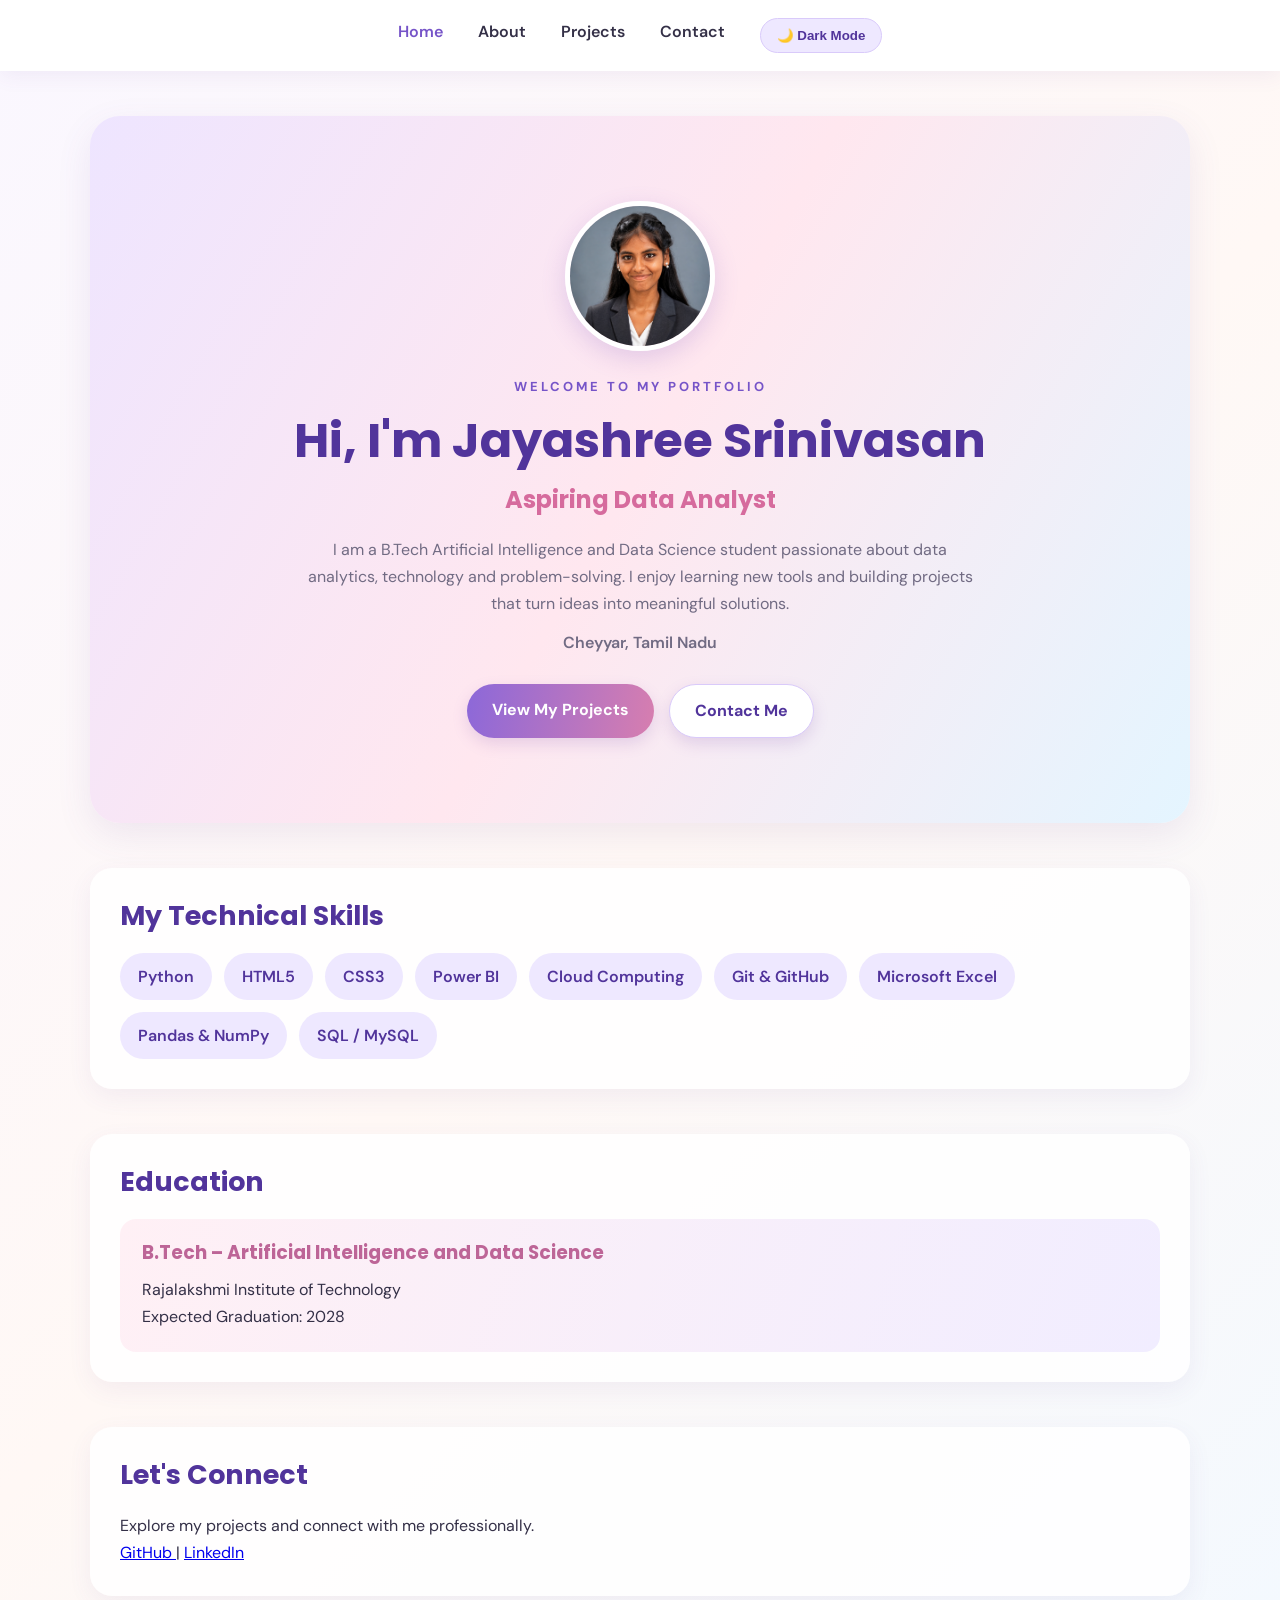
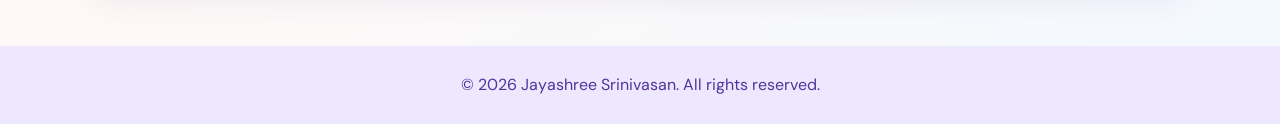
<file: index.html>
<!DOCTYPE html>
<html lang="en">

<head>
    <meta charset="UTF-8">
    <meta name="viewport" content="width=device-width, initial-scale=1.0">

    <meta name="author" content="Jayashree Srinivasan">
    <meta name="description" content="Official portfolio of Jayashree Srinivasan, an aspiring Data Analyst skilled in Python, SQL, Power BI, Excel and Cloud Computing.">

    <meta name="keywords" content="Jayashree Srinivasan, Data Analyst, Python, SQL, Power BI, Portfolio">

    <meta name="theme-color" content="#f4eaff">

    <title>Jayashree Srinivasan | Aspiring Data Analyst</title>

    <link rel="stylesheet" href="css/style.css">
</head>

<body>

    <!-- Skip Navigation -->
    <a class="skip-link" href="#main-content">
        Skip to main content
    </a>

    <!-- Header -->
    <header>
        <nav aria-label="Main navigation">

            <a href="index.html" aria-current="page">Home</a>

            <a href="about.html">About</a>

            <a href="projects.html">Projects</a>

            <a href="contact.html">Contact</a>

            <!-- Dark Mode Toggle -->
            <button
                id="theme-toggle"
                class="theme-toggle"
                type="button"
                aria-label="Switch to dark mode">
                🌙 Dark Mode
            </button>

        </nav>
    </header>

    <!-- Main Content -->
    <main id="main-content">

        <!-- Hero Section -->
        <section class="hero" aria-labelledby="hero-title">

            <!-- Profile Photo -->
            <img
                src="images/jayashree-profile.png"
                alt="Portrait of Jayashree Srinivasan"
                class="profile-photo"
                width="150"
                height="150"
            >

            <p class="intro-label">
                WELCOME TO MY PORTFOLIO
            </p>

            <h1 id="hero-title">
                Hi, I'm Jayashree Srinivasan
            </h1>

            <h2>
                Aspiring Data Analyst
            </h2>

            <p>
                I am a B.Tech Artificial Intelligence and Data Science
                student passionate about data analytics, technology
                and problem-solving.

                I enjoy learning new tools and building projects
                that turn ideas into meaningful solutions.
            </p>

            <p class="location">
                Cheyyar, Tamil Nadu
            </p>

            <!-- Action Links -->
            <div class="hero-links">

                <a href="projects.html" class="button-link">
                    View My Projects
                </a>

                <a href="contact.html"
                   class="button-link secondary-button">
                    Contact Me
                </a>

            </div>

        </section>

        <!-- Skills Section -->
        <section aria-labelledby="skills-title">

            <h2 id="skills-title">
                My Technical Skills
            </h2>

            <ul class="skills-list">
                <li>Python</li>
                <li>HTML5</li>
                <li>CSS3</li>
                <li>Power BI</li>
                <li>Cloud Computing</li>
                <li>Git &amp; GitHub</li>
                <li>Microsoft Excel</li>
                <li>Pandas &amp; NumPy</li>
                <li>SQL / MySQL</li>
            </ul>

        </section>

        <!-- Education Section -->
        <section aria-labelledby="education-title">

            <h2 id="education-title">
                Education
            </h2>

            <article>

                <h3>
                    B.Tech – Artificial Intelligence and Data Science
                </h3>

                <p>
                    Rajalakshmi Institute of Technology
                </p>

                <p>
                    Expected Graduation: 2028
                </p>

            </article>

        </section>

        <!-- Connect Section -->
        <section aria-labelledby="connect-title">

            <h2 id="connect-title">
                Let's Connect
            </h2>

            <p>
                Explore my projects and connect with me professionally.
            </p>

            <p>
                <a href="https://github.com/Jaya719"
                   target="_blank"
                   rel="noopener noreferrer">
                    GitHub
                </a>

                |

                <a href="https://www.linkedin.com/in/jayasree-srinivasan-7947a432b/"
                   target="_blank"
                   rel="noopener noreferrer">
                    LinkedIn
                </a>
            </p>

        </section>

    </main>

    <!-- Footer -->
    <footer>

        <p>
            &copy; 2026 Jayashree Srinivasan.
            All rights reserved.
        </p>

    </footer>

    <!-- Dark Mode JavaScript -->
   <script src="js/theme.js"></script>

</body>
</html>
</file>
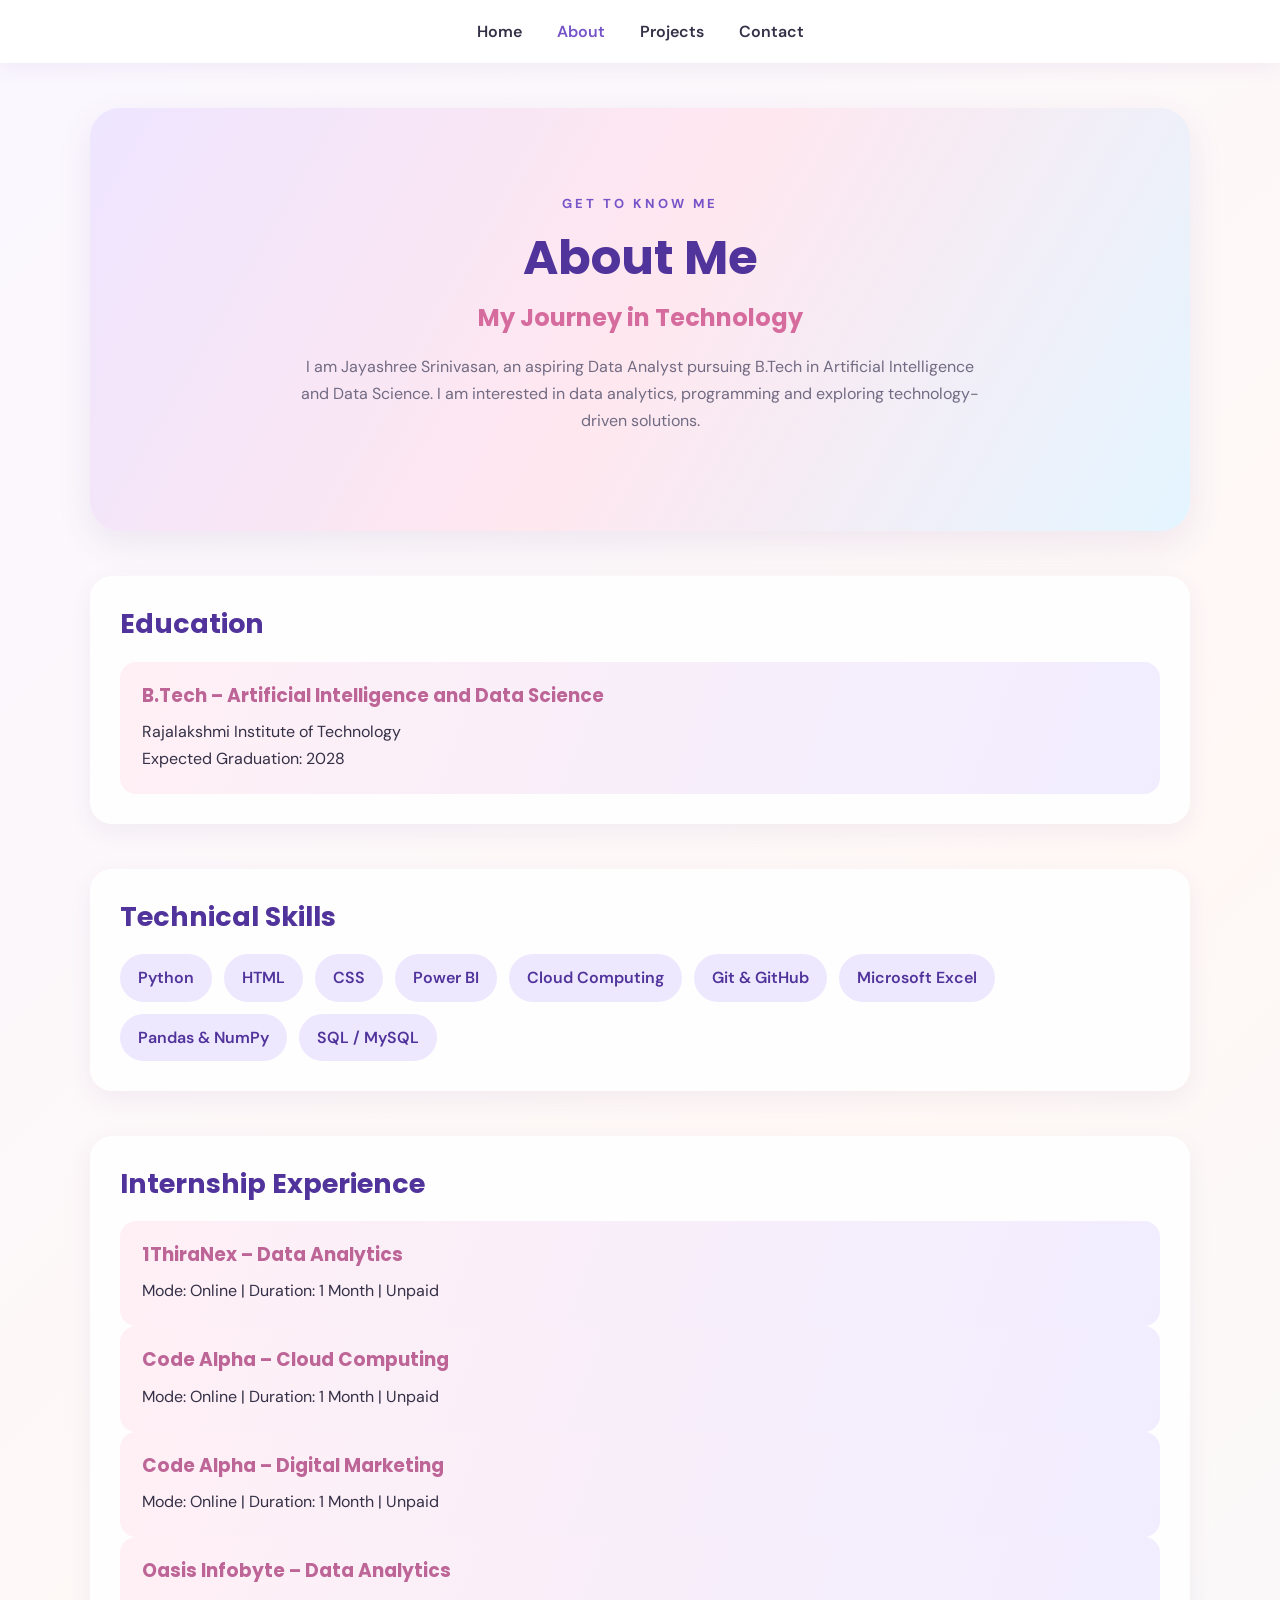
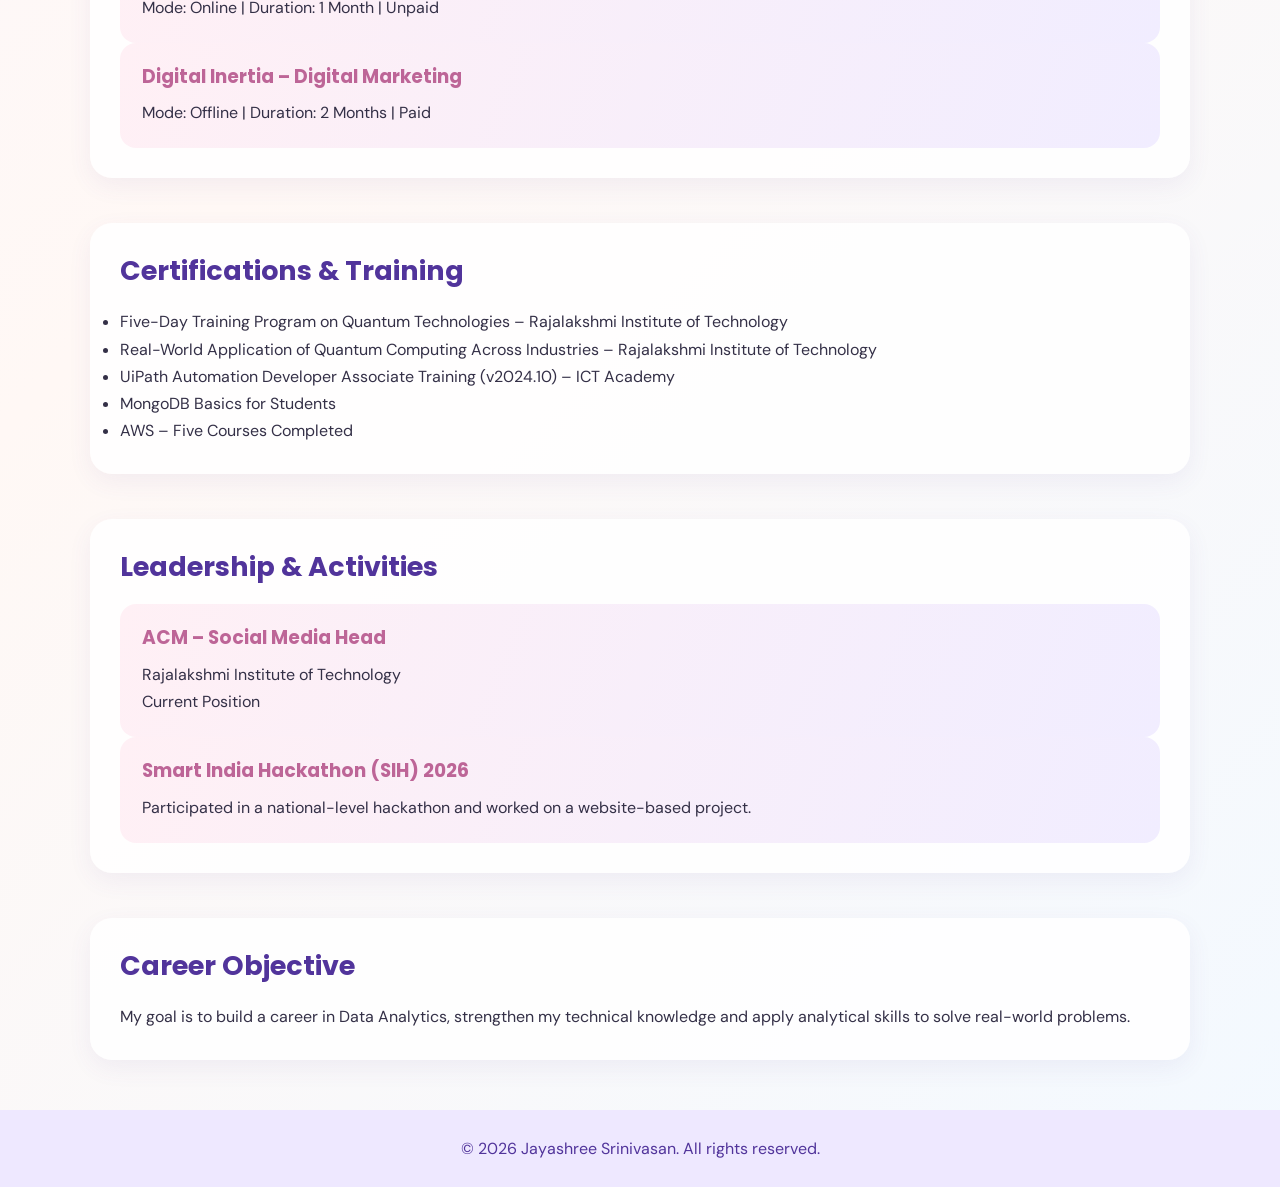
<file: about.html>
<!DOCTYPE html>
<html lang="en">
<head>
    <meta charset="UTF-8">
    <meta name="viewport" content="width=device-width, initial-scale=1.0">
    <meta name="description" content="About Jayashree Srinivasan, aspiring Data Analyst, her education, internships, certifications and leadership experience.">
    <meta name="author" content="Jayashree Srinivasan">
    <title>About Me | Jayashree Srinivasan</title>
    <link rel="stylesheet" href="css/style.css">
</head>
<body>

    <a class="skip-link" href="#main-content">Skip to main content</a>

    <header>
        <nav aria-label="Main navigation">
            <a href="index.html">Home</a>
            <a href="about.html" aria-current="page">About</a>
            <a href="projects.html">Projects</a>
            <a href="contact.html">Contact</a>
        </nav>
    </header>

    <main id="main-content">

        <section class="hero" aria-labelledby="about-title">
            <p class="intro-label">GET TO KNOW ME</p>
            <h1 id="about-title">About Me</h1>
            <h2>My Journey in Technology</h2>
            <p>
                I am Jayashree Srinivasan, an aspiring Data Analyst
                pursuing B.Tech in Artificial Intelligence and Data Science.
                I am interested in data analytics, programming and
                exploring technology-driven solutions.
            </p>
        </section>

        <section aria-labelledby="education-title">
            <h2 id="education-title">Education</h2>
            <article>
                <h3>B.Tech – Artificial Intelligence and Data Science</h3>
                <p>Rajalakshmi Institute of Technology</p>
                <p>Expected Graduation: 2028</p>
            </article>
        </section>

        <section aria-labelledby="skills-title">
            <h2 id="skills-title">Technical Skills</h2>
            <ul class="skills-list">
                <li>Python</li>
                <li>HTML</li>
                <li>CSS</li>
                <li>Power BI</li>
                <li>Cloud Computing</li>
                <li>Git &amp; GitHub</li>
                <li>Microsoft Excel</li>
                <li>Pandas &amp; NumPy</li>
                <li>SQL / MySQL</li>
            </ul>
        </section>

        <section aria-labelledby="internship-title">
            <h2 id="internship-title">Internship Experience</h2>

            <article>
                <h3>1ThiraNex – Data Analytics</h3>
                <p>Mode: Online | Duration: 1 Month | Unpaid</p>
            </article>

            <article>
                <h3>Code Alpha – Cloud Computing</h3>
                <p>Mode: Online | Duration: 1 Month | Unpaid</p>
            </article>

            <article>
                <h3>Code Alpha – Digital Marketing</h3>
                <p>Mode: Online | Duration: 1 Month | Unpaid</p>
            </article>

            <article>
                <h3>Oasis Infobyte – Data Analytics</h3>
                <p>Mode: Online | Duration: 1 Month | Unpaid</p>
            </article>

            <article>
                <h3>Digital Inertia – Digital Marketing</h3>
                <p>Mode: Offline | Duration: 2 Months | Paid</p>
            </article>
        </section>

        <section aria-labelledby="certifications-title">
            <h2 id="certifications-title">Certifications &amp; Training</h2>
            <ul>
                <li>Five-Day Training Program on Quantum Technologies – Rajalakshmi Institute of Technology</li>
                <li>Real-World Application of Quantum Computing Across Industries – Rajalakshmi Institute of Technology</li>
                <li>UiPath Automation Developer Associate Training (v2024.10) – ICT Academy</li>
                <li>MongoDB Basics for Students</li>
                <li>AWS – Five Courses Completed</li>
            </ul>
        </section>

        <section aria-labelledby="leadership-title">
            <h2 id="leadership-title">Leadership &amp; Activities</h2>

            <article>
                <h3>ACM – Social Media Head</h3>
                <p>Rajalakshmi Institute of Technology</p>
                <p>Current Position</p>
            </article>

            <article>
                <h3>Smart India Hackathon (SIH) 2026</h3>
                <p>Participated in a national-level hackathon and worked on a website-based project.</p>
            </article>
        </section>

        <section aria-labelledby="goal-title">
            <h2 id="goal-title">Career Objective</h2>
            <p>
                My goal is to build a career in Data Analytics,
                strengthen my technical knowledge and apply analytical
                skills to solve real-world problems.
            </p>
        </section>

    </main>

    <footer>
        <p>&copy; 2026 Jayashree Srinivasan. All rights reserved.</p>
    </footer>

</body>
</html>
</file>
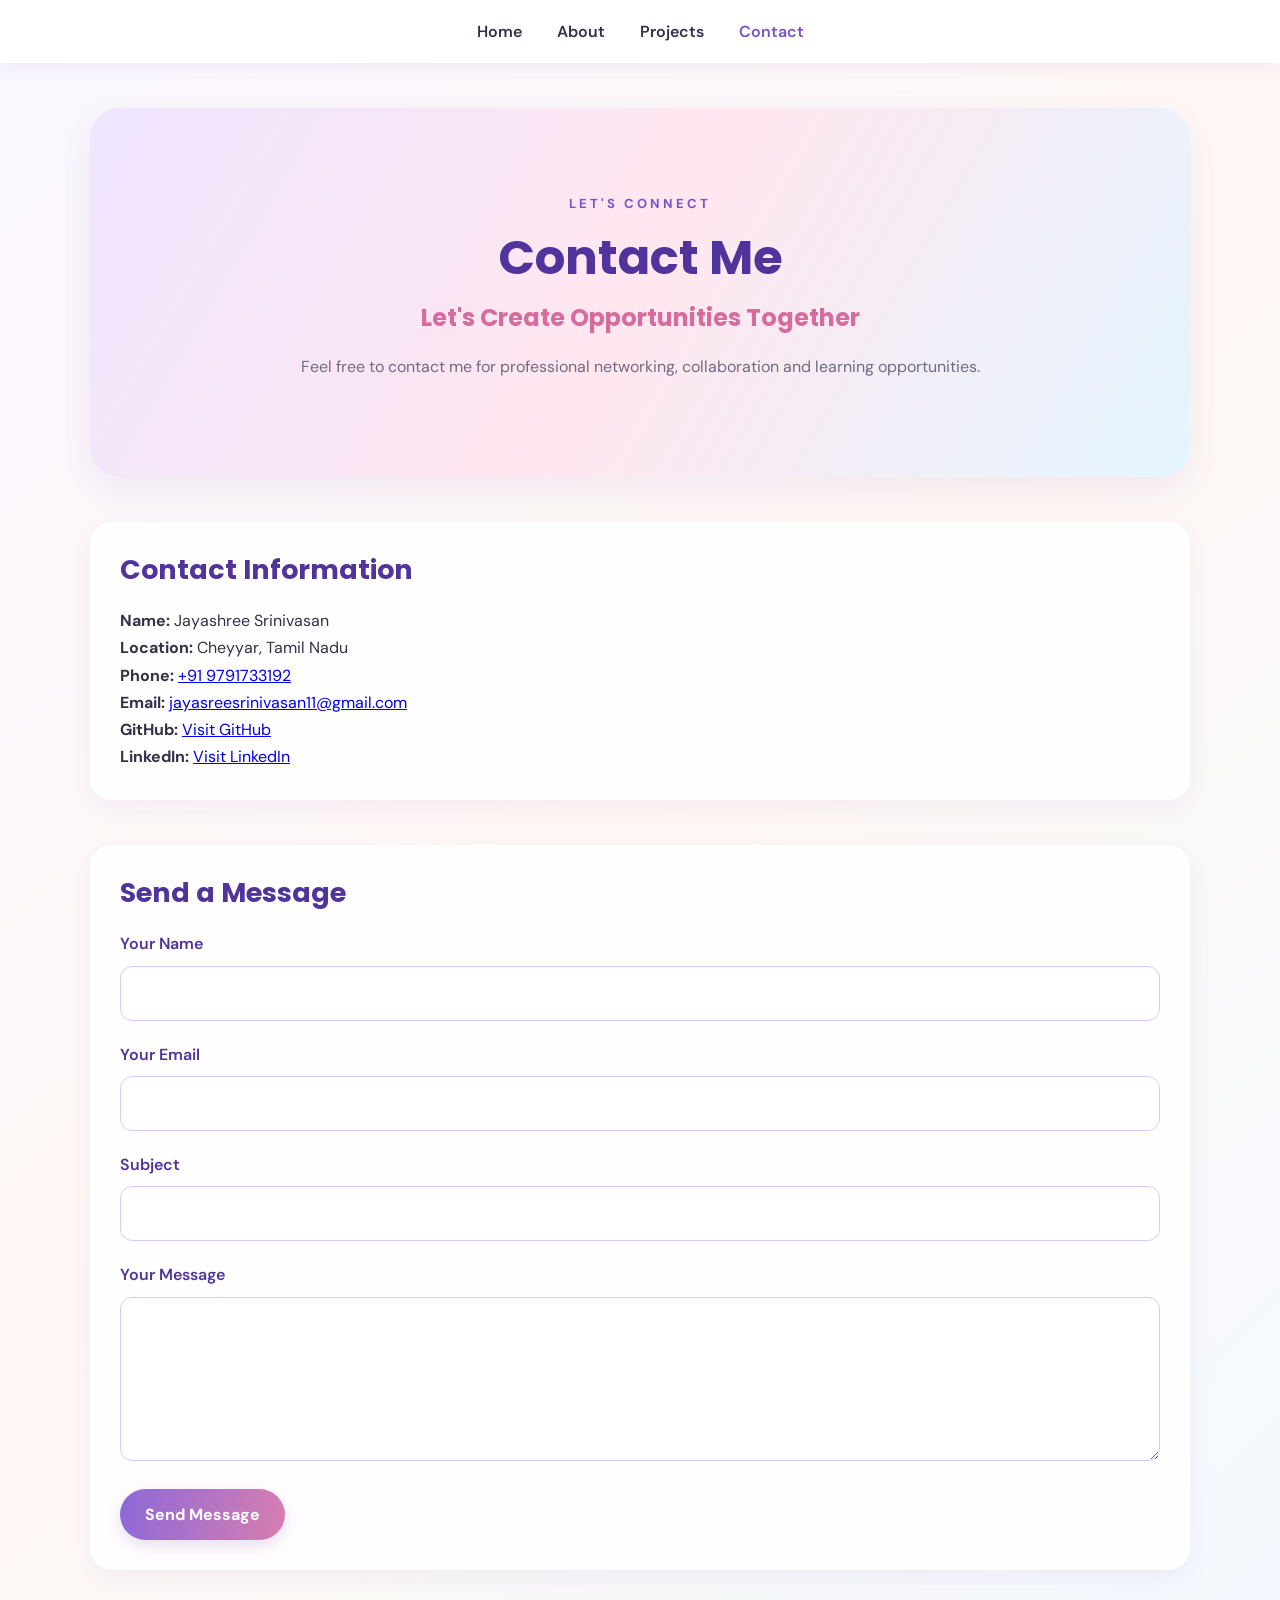
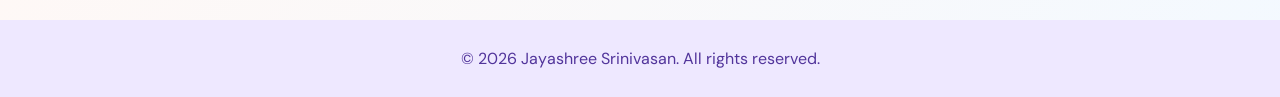
<file: contact.html>
<!DOCTYPE html>
<html lang="en">
<head>
    <meta charset="UTF-8">
    <meta name="viewport" content="width=device-width, initial-scale=1.0">
    <meta name="description" content="Contact Jayashree Srinivasan for professional networking and opportunities in data analytics and technology.">
    <meta name="author" content="Jayashree Srinivasan">
    <title>Contact | Jayashree Srinivasan</title>
    <link rel="stylesheet" href="css/style.css">
</head>
<body>

    <a class="skip-link" href="#main-content">Skip to main content</a>

    <header>
        <nav aria-label="Main navigation">
            <a href="index.html">Home</a>
            <a href="about.html">About</a>
            <a href="projects.html">Projects</a>
            <a href="contact.html" aria-current="page">Contact</a>
        </nav>
    </header>

    <main id="main-content">
        <section class="hero" aria-labelledby="contact-title">
            <p class="intro-label">LET'S CONNECT</p>
            <h1 id="contact-title">Contact Me</h1>
            <h2>Let's Create Opportunities Together</h2>
            <p>
                Feel free to contact me for professional networking,
                collaboration and learning opportunities.
            </p>
        </section>

        <section aria-labelledby="details-title">
            <h2 id="details-title">Contact Information</h2>

            <p><strong>Name:</strong> Jayashree Srinivasan</p>
            <p><strong>Location:</strong> Cheyyar, Tamil Nadu</p>
            <p><strong>Phone:</strong>
                <a href="tel:+919791733192">+91 9791733192</a>
            </p>
            <p><strong>Email:</strong>
                <a href="mailto:jayasreesrinivasan11@gmail.com">
                    jayasreesrinivasan11@gmail.com
                </a>
            </p>
            <p><strong>GitHub:</strong>
                <a href="https://github.com/Jaya719"
                   target="_blank" rel="noopener noreferrer">Visit GitHub</a>
            </p>
            <p><strong>LinkedIn:</strong>
                <a href="https://www.linkedin.com/in/jayasree-srinivasan-7947a432b/"
                   target="_blank" rel="noopener noreferrer">Visit LinkedIn</a>
            </p>
        </section>

        <section aria-labelledby="message-title">
            <h2 id="message-title">Send a Message</h2>

            <form action="mailto:jayasreesrinivasan11@gmail.com"
                  method="post" enctype="text/plain">

                <div class="form-group">
                    <label for="name">Your Name</label>
                    <input type="text" id="name" name="name"
                           autocomplete="name" required>
                </div>

                <div class="form-group">
                    <label for="email">Your Email</label>
                    <input type="email" id="email" name="email"
                           autocomplete="email" required>
                </div>

                <div class="form-group">
                    <label for="subject">Subject</label>
                    <input type="text" id="subject" name="subject" required>
                </div>

                <div class="form-group">
                    <label for="message">Your Message</label>
                    <textarea id="message" name="message"
                              rows="5" required></textarea>
                </div>

                <button type="submit" class="button-link">Send Message</button>
            </form>
        </section>
    </main>

    <footer>
        <p>&copy; 2026 Jayashree Srinivasan. All rights reserved.</p>
    </footer>

</body>
</html>
</file>
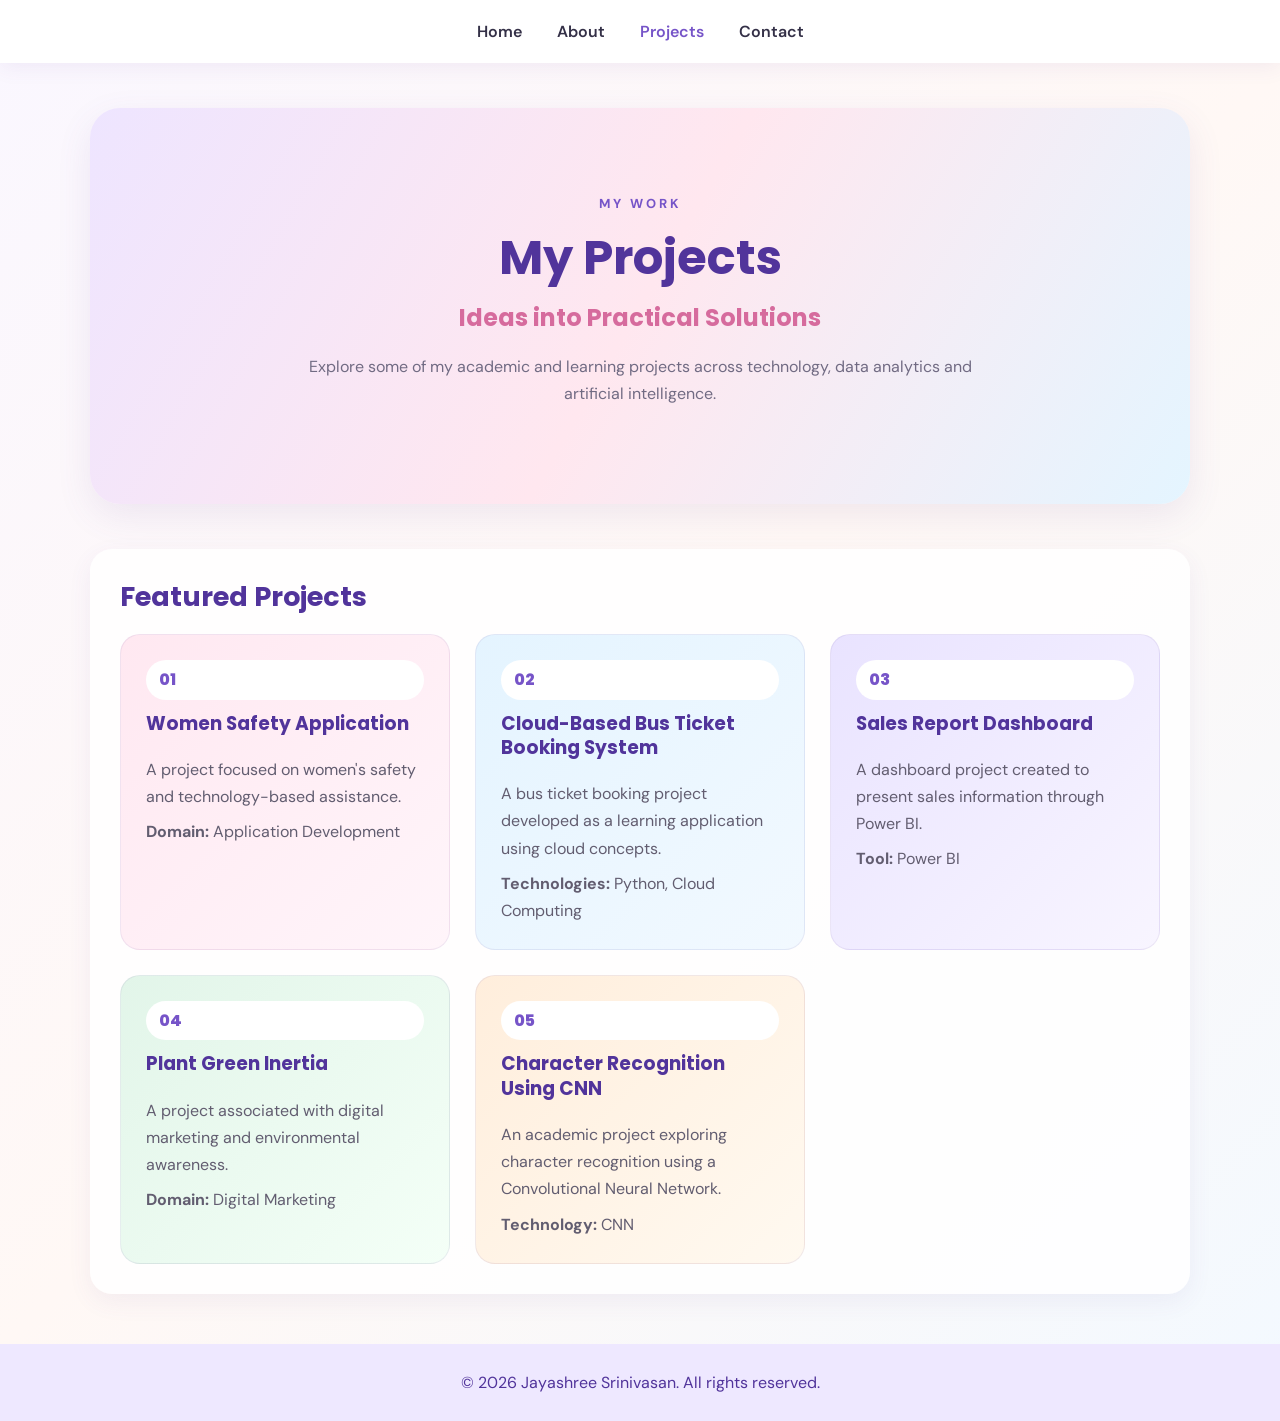
<file: projects.html>
<!DOCTYPE html>
<html lang="en">
<head>
    <meta charset="UTF-8">
    <meta name="viewport" content="width=device-width, initial-scale=1.0">
    <meta name="description" content="Explore the projects developed by Jayashree Srinivasan in data analytics, cloud computing and artificial intelligence.">
    <meta name="author" content="Jayashree Srinivasan">
    <title>My Projects | Jayashree Srinivasan</title>
    <link rel="stylesheet" href="css/style.css">
</head>
<body>

    <a class="skip-link" href="#main-content">Skip to main content</a>

    <header>
        <nav aria-label="Main navigation">
            <a href="index.html">Home</a>
            <a href="about.html">About</a>
            <a href="projects.html" aria-current="page">Projects</a>
            <a href="contact.html">Contact</a>
        </nav>
    </header>

    <main id="main-content">
        <section class="hero" aria-labelledby="projects-title">
            <p class="intro-label">MY WORK</p>
            <h1 id="projects-title">My Projects</h1>
            <h2>Ideas into Practical Solutions</h2>
            <p>
                Explore some of my academic and learning projects
                across technology, data analytics and artificial intelligence.
            </p>
        </section>

        <section aria-labelledby="project-list-title">
            <h2 id="project-list-title">Featured Projects</h2>

            <div class="project-grid">
                <article class="project-card project-one">
                    <span class="project-number">01</span>
                    <h3>Women Safety Application</h3>
                    <p>
                        A project focused on women's safety and
                        technology-based assistance.
                    </p>
                    <p><strong>Domain:</strong> Application Development</p>
                </article>

                <article class="project-card project-two">
                    <span class="project-number">02</span>
                    <h3>Cloud-Based Bus Ticket Booking System</h3>
                    <p>
                        A bus ticket booking project developed as
                        a learning application using cloud concepts.
                    </p>
                    <p><strong>Technologies:</strong> Python, Cloud Computing</p>
                </article>

                <article class="project-card project-three">
                    <span class="project-number">03</span>
                    <h3>Sales Report Dashboard</h3>
                    <p>
                        A dashboard project created to present
                        sales information through Power BI.
                    </p>
                    <p><strong>Tool:</strong> Power BI</p>
                </article>

                <article class="project-card project-four">
                    <span class="project-number">04</span>
                    <h3>Plant Green Inertia</h3>
                    <p>
                        A project associated with digital marketing
                        and environmental awareness.
                    </p>
                    <p><strong>Domain:</strong> Digital Marketing</p>
                </article>

                <article class="project-card project-five">
                    <span class="project-number">05</span>
                    <h3>Character Recognition Using CNN</h3>
                    <p>
                        An academic project exploring character
                        recognition using a Convolutional Neural Network.
                    </p>
                    <p><strong>Technology:</strong> CNN</p>
                </article>
            </div>
        </section>
    </main>

    <footer>
        <p>&copy; 2026 Jayashree Srinivasan. All rights reserved.</p>
    </footer>

</body>
</html>
</file>
<file: css/style.css>
@import url('https://fonts.googleapis.com/css2?family=DM+Sans:wght@400;500;600;700&family=Poppins:wght@500;600;700;800&display=swap');

:root {
    --purple: #7654c8;
    --purple-dark: #51349b;
    --pink: #f3a4c5;
    --blue: #a9d9f7;
    --peach: #ffdfcc;
    --lavender: #eee8ff;
    --text: #343047;
    --muted: #716b83;
    --white: #ffffff;
    --bg: #faf7ff;
}

* {
    margin: 0;
    padding: 0;
    box-sizing: border-box;
}

html {
    scroll-behavior: smooth;
}

body {
    font-family: 'DM Sans', sans-serif;
    color: var(--text);
    background: linear-gradient(135deg, #faf7ff, #fff8f5, #f3f9ff);
    line-height: 1.7;
}

.skip-link {
    position: absolute;
    top: -100px;
    left: 15px;
    background: var(--purple-dark);
    color: white;
    padding: 12px 18px;
    border-radius: 8px;
    z-index: 1000;
}

.skip-link:focus {
    top: 15px;
}

header {
    background: rgba(255, 255, 255, 0.92);
    padding: 18px 8%;
    box-shadow: 0 4px 20px rgba(100, 70, 150, 0.08);
    position: sticky;
    top: 0;
    z-index: 100;
}

nav {
    display: flex;
    justify-content: center;
    flex-wrap: wrap;
    gap: 35px;
}

nav a {
    text-decoration: none;
    color: var(--text);
    font-weight: 600;
    transition: 0.3s;
}

nav a:hover,
nav a[aria-current="page"] {
    color: var(--purple);
}

a:focus-visible,
button:focus-visible {
    outline: 3px solid #e58bb7;
    outline-offset: 4px;
}

main {
    width: min(1100px, 90%);
    margin: auto;
}

.hero {
    text-align: center;
    padding: 85px 25px;
    margin: 45px 0;
    border-radius: 30px;
    background: linear-gradient(120deg, #eee5ff, #ffe7ef, #e4f5ff);
    box-shadow: 0 12px 35px rgba(110, 80, 160, 0.10);
}

.profile-initials {
    width: 125px;
    height: 125px;
    margin: 0 auto 25px;
    display: grid;
    place-items: center;
    border-radius: 50%;
    background: linear-gradient(135deg, #9b7be8, #f3a4c5);
    color: white;
    font-family: 'Poppins', sans-serif;
    font-size: 42px;
    font-weight: 800;
    box-shadow: 0 8px 25px rgba(120, 80, 190, 0.25);
}

.intro-label {
    color: var(--purple);
    font-weight: 700;
    letter-spacing: 3px;
    font-size: 13px;
    margin-bottom: 12px;
}

h1, h2, h3 {
    font-family: 'Poppins', sans-serif;
    line-height: 1.3;
}

h1 {
    font-size: clamp(30px, 5vw, 48px);
    color: var(--purple-dark);
    margin-bottom: 12px;
}

.hero h2 {
    color: #d66b9d;
    font-size: 24px;
    margin-bottom: 20px;
}

.hero > p:not(.intro-label) {
    max-width: 680px;
    margin: 12px auto;
    color: var(--muted);
}

.location {
    font-weight: 600;
}

.hero-links {
    display: flex;
    justify-content: center;
    flex-wrap: wrap;
    gap: 15px;
    margin-top: 28px;
}

.button-link {
    display: inline-block;
    padding: 12px 25px;
    border-radius: 30px;
    text-decoration: none;
    color: white;
    font-weight: 700;
    background: linear-gradient(100deg, #8c68d9, #d77eaf);
    box-shadow: 0 6px 15px rgba(130, 85, 180, 0.18);
    transition: transform 0.3s, box-shadow 0.3s;
}

.button-link:hover {
    transform: translateY(-4px);
    box-shadow: 0 10px 20px rgba(130, 85, 180, 0.25);
}

.secondary-button {
    color: var(--purple-dark);
    background: white;
    border: 1px solid #d9cafa;
}

section:not(.hero) {
    margin: 45px 0;
    padding: 30px;
    background: rgba(255, 255, 255, 0.88);
    border-radius: 22px;
    box-shadow: 0 8px 25px rgba(100, 70, 150, 0.07);
}

section h2 {
    color: var(--purple-dark);
    font-size: 27px;
    margin-bottom: 20px;
}

section h3 {
    color: #bd6597;
    margin-bottom: 10px;
}

.skills-list {
    display: flex;
    flex-wrap: wrap;
    gap: 12px;
    list-style: none;
}

.skills-list li {
    background: var(--lavender);
    color: var(--purple-dark);
    padding: 10px 18px;
    border-radius: 25px;
    font-weight: 600;
}

article {
    padding: 22px;
    border-radius: 16px;
    background: linear-gradient(110deg, #fff0f5, #f1edff);
}

footer {
    text-align: center;
    padding: 25px;
    background: #eee8ff;
    color: var(--purple-dark);
    margin-top: 50px;
}

@media (max-width: 600px) {
    header {
        padding: 15px 5%;
    }

    nav {
        gap: 15px;
    }

    .hero {
        padding: 55px 18px;
        margin: 25px 0;
    }

    section:not(.hero) {
        padding: 22px;
    }

    .hero-links {
        flex-direction: column;
        align-items: center;
    }
}

/* Project cards */
/* Advanced Responsive CSS Grid */

.project-grid {
    display: grid;
    grid-template-columns: repeat( auto-fit, minmax(min(100%, 280px), 1fr));
    gap: 25px;
    align-items: stretch;
}

.project-card {
    display: flex;
    flex-direction: column;
    height: 100%;
    padding: 25px;
    border-radius: 20px;
    border: 1px solid rgba(120, 90, 170, 0.10);
    transition: transform 0.3s ease, box-shadow 0.3s ease;
}

.project-card:hover {
    transform: translateY(-7px);
    box-shadow: 0 14px 28px rgba(100, 70, 150, 0.13);
}

.project-card h3 {
    color: #51349b;
    margin: 12px 0;
}

.project-card p {
    color: #625d70;
    margin-top: 8px;
}

.project-number {
    display: inline-block;
    font-family: 'Poppins', sans-serif;
    font-weight: 800;
    color: #7654c8;
    background: white;
    padding: 6px 13px;
    border-radius: 20px;
}

.project-one {
    background: linear-gradient(135deg, #ffe8f1, #fff5fa);
}

.project-two {
    background: linear-gradient(135deg, #e4f4ff, #f2f9ff);
}

.project-three {
    background: linear-gradient(135deg, #e9e3ff, #f8f5ff);
}

.project-four {
    background: linear-gradient(135deg, #e2f5e9, #f4fff7);
}

.project-five {
    background: linear-gradient(135deg, #ffeedc, #fff9f0);
}

/* Contact form */
.form-group {
    margin-bottom: 20px;
}

.form-group label {
    display: block;
    font-weight: 600;
    margin-bottom: 8px;
    color: #51349b;
}

.form-group input,
.form-group textarea {
    width: 100%;
    padding: 13px 15px;
    border: 1px solid #d9cafa;
    border-radius: 12px;
    font: inherit;
    color: #343047;
    background: #fff;
}

.form-group input:focus,
.form-group textarea:focus {
    outline: 3px solid #eee1ff;
    border-color: #7654c8;
}

.form-group textarea {
    resize: vertical;
}

button.button-link {
    border: none;
    cursor: pointer;
    font: inherit;
    font-weight: 700;
}

button.button-link:hover {
    filter: brightness(1.05);
}
/* Profile Photo */
.profile-photo {
    display: block;
    width: 150px;
    height: 150px;
    object-fit: cover;
    object-position: center;
    border-radius: 50%;
    border: 5px solid white;
    margin: 0 auto 25px;
    box-shadow: 0 8px 25px rgba(120, 80, 190, 0.2);
    transition: transform 0.3s ease;
}

.profile-photo:hover {
    transform: scale(1.05);
}

/* Dark Mode Theme */

body.dark-mode {
    --text: #f1eaff;
    --muted: #c4bad8;
    --white: #252033;
    --bg: #191625;

    background: var(--bg);
    color: var(--text);
}

body.dark-mode header {
    background: #252033;
}

body.dark-mode nav a {
    color: #f1eaff;
}

body.dark-mode nav a:hover,
body.dark-mode nav a[aria-current="page"] {
    color: #e4b5ff;
}

body.dark-mode .hero {
    background: linear-gradient(120deg, #302442, #3b2638, #233447);
}

body.dark-mode h1,
body.dark-mode section h2 {
    color: #e4c5ff;
}

body.dark-mode .hero h2,
body.dark-mode section h3 {
    color: #f3a4c5;
}

body.dark-mode .hero > p:not(.intro-label) {
    color: #d0c5e0;
}

body.dark-mode section:not(.hero) {
    background: #252033;
}

body.dark-mode article {
    background: #352b46;
}

body.dark-mode .skills-list li {
    background: #403458;
    color: #f1eaff;
}

body.dark-mode footer {
    background: #252033;
    color: #e4c5ff;
}

body.dark-mode .project-card {
    background: #30283d;
    border-color: #514366;
}

body.dark-mode .project-card h3,
body.dark-mode .project-card p {
    color: #f1eaff;
}

body.dark-mode .project-number {
    background: #403458;
    color: #f1eaff;
}

body.dark-mode .form-group label {
    color: #e4c5ff;
}

body.dark-mode .form-group input,
body.dark-mode .form-group textarea {
    background: #30283d;
    color: white;
    border-color: #665481;
}

body.dark-mode .secondary-button {
    background: #352b46;
    color: #f1eaff;
    border-color: #665481;
}

/* Theme Toggle Button */

.theme-toggle {
    padding: 9px 16px;
    border: 1px solid #d9cafa;
    border-radius: 25px;
    background: #eee8ff;
    color: #51349b;
    font-weight: 700;
    cursor: pointer;
    transition: all 0.3s ease;
}

.theme-toggle:hover {
    transform: translateY(-2px);
}
</file>
